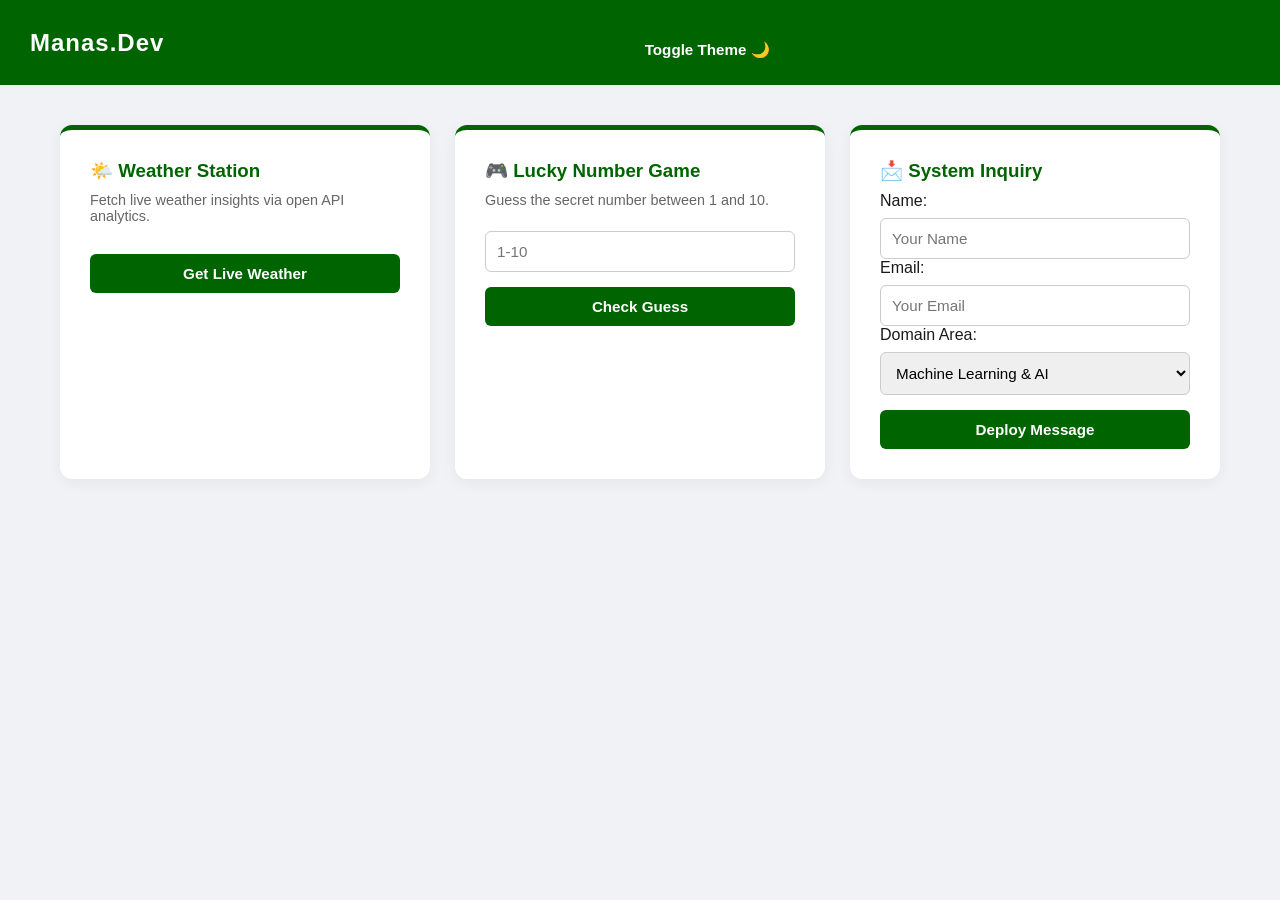
<file: my index.html>
<!DOCTYPE html>
<html lang="en">
<head>
    <meta charset="UTF-8">
    <meta name="viewport" content="width=device-width, initial-scale=1.0">
    <title>Developer Dashboard</title>
    <link rel="stylesheet" href="style.css">
</head>
<body>

    <nav class="navbar">
        <div class="logo">Manas.Dev</div>
        <button id="themeBtn">Toggle Theme 🌙</button>
    </nav>

    <main class="dashboard-container">
        
        <div class="dashboard-card weather-card">
            <h3>🌤️ Weather Station</h3>
            <p>Fetch live weather insights via open API analytics.</p>
            <button id="weatherBtn">Get Live Weather</button>
            <div id="weatherDisplay" class="output-area"></div>
        </div>

        <div class="dashboard-card game-card">
            <h3>🎮 Lucky Number Game</h3>
            <p>Guess the secret number between 1 and 10.</p>
            <input type="number" id="userGuess" min="1" max="10" placeholder="1-10">
            <button id="gameBtn">Check Guess</button>
            <p id="gameResult" class="output-area"></p>
        </div>

        <div class="dashboard-card form-card">
            <h3>📩 System Inquiry</h3>
            <form id="dashboardForm">
                <label for="name">Name:</label>
                <input type="text" id="name" placeholder="Your Name">

                <label for="email">Email:</label>
                <input type="email" id="email" placeholder="Your Email">

                <label for="interest">Domain Area:</label>
                <select id="interest">
                    <option value="tech">Machine Learning & AI</option>
                    <option value="vlog">Content Creation</option>
                    <option value="dev">Full-Stack Development</option>
                </select>

                <button type="submit" id="submitBtn">Deploy Message</button>
            </form>
        </div>

    </main>

    <script src="script.js"></script>
</body>
</html>
</file>
<file: style.css>
/* Core Configurations */
* {
    margin: 0;
    padding: 0;
    box-sizing: border-box;
    font-family: 'Segoe UI', Arial, sans-serif;
    transition: background 0.3s ease, color 0.3s ease;
}

body {
    background-color: #f0f2f5;
    color: #1a1a1a;
    padding-bottom: 40px;
}

/* Light Theme Variables Default */
.navbar {
    display: flex;
    justify-content: space-between;
    align-items: center;
    background-color: #006400; /* Dark Green Primary */
    color: white;
    padding: 15px 30px;
}

.logo {
    font-size: 1.5rem;
    font-weight: bold;
    letter-spacing: 1px;
}

/* Responsive Dashboard Layout (Flexbox Power) */
.dashboard-container {
    display: flex;
    flex-wrap: wrap;
    gap: 25px;
    max-width: 1200px;
    margin: 40px auto;
    padding: 0 20px;
    justify-content: center;
}

/* Universal Dashboard Cards Style */
.dashboard-card {
    background: white;
    flex: 1;
    min-width: 320px;
    max-width: 380px;
    padding: 30px;
    border-radius: 12px;
    box-shadow: 0 4px 15px rgba(0,0,0,0.05);
    border-top: 5px solid #006400;
}

.dashboard-card h3 {
    margin-bottom: 10px;
    color: #006400;
}

.dashboard-card p {
    font-size: 0.9rem;
    color: #666;
    margin-bottom: 15px;
}

/* Input & Component Elements Styling */
input, select, button {
    width: 100%;
    padding: 11px;
    margin-top: 8px;
    border-radius: 6px;
    border: 1px solid #ccc;
    font-size: 0.95rem;
}

button {
    background-color: #006400;
    color: white;
    border: none;
    font-weight: bold;
    cursor: pointer;
    margin-top: 15px;
}

button:hover {
    background-color: #004d00;
}

.output-area {
    margin-top: 15px;
    font-weight: bold;
}

/* --- DARK MODE SYSTEM STYLES --- */
body.dark-mode {
    background-color: #121212;
    color: #e0e0e0;
}

body.dark-mode .navbar {
    background-color: #1f1f1f;
    border-bottom: 2px solid #00ff00;
}

body.dark-mode .dashboard-card {
    background-color: #1e1e1e;
    color: white;
    border-top-color: #00ff00; /* Neon Green accents in dark setup */
    box-shadow: 0 4px 20px rgba(0,0,0,0.4);
}

body.dark-mode .dashboard-card h3 {
    color: #00ff00;
}

body.dark-mode input, body.dark-mode select {
    background-color: #2d2d2d;
    color: white;
    border: 1px solid #444;
}

body.dark-mode button {
    background-color: #00ff00;
    color: #121212;
}

body.dark-mode button:hover {
    background-color: #00cc00;
}
</file>
